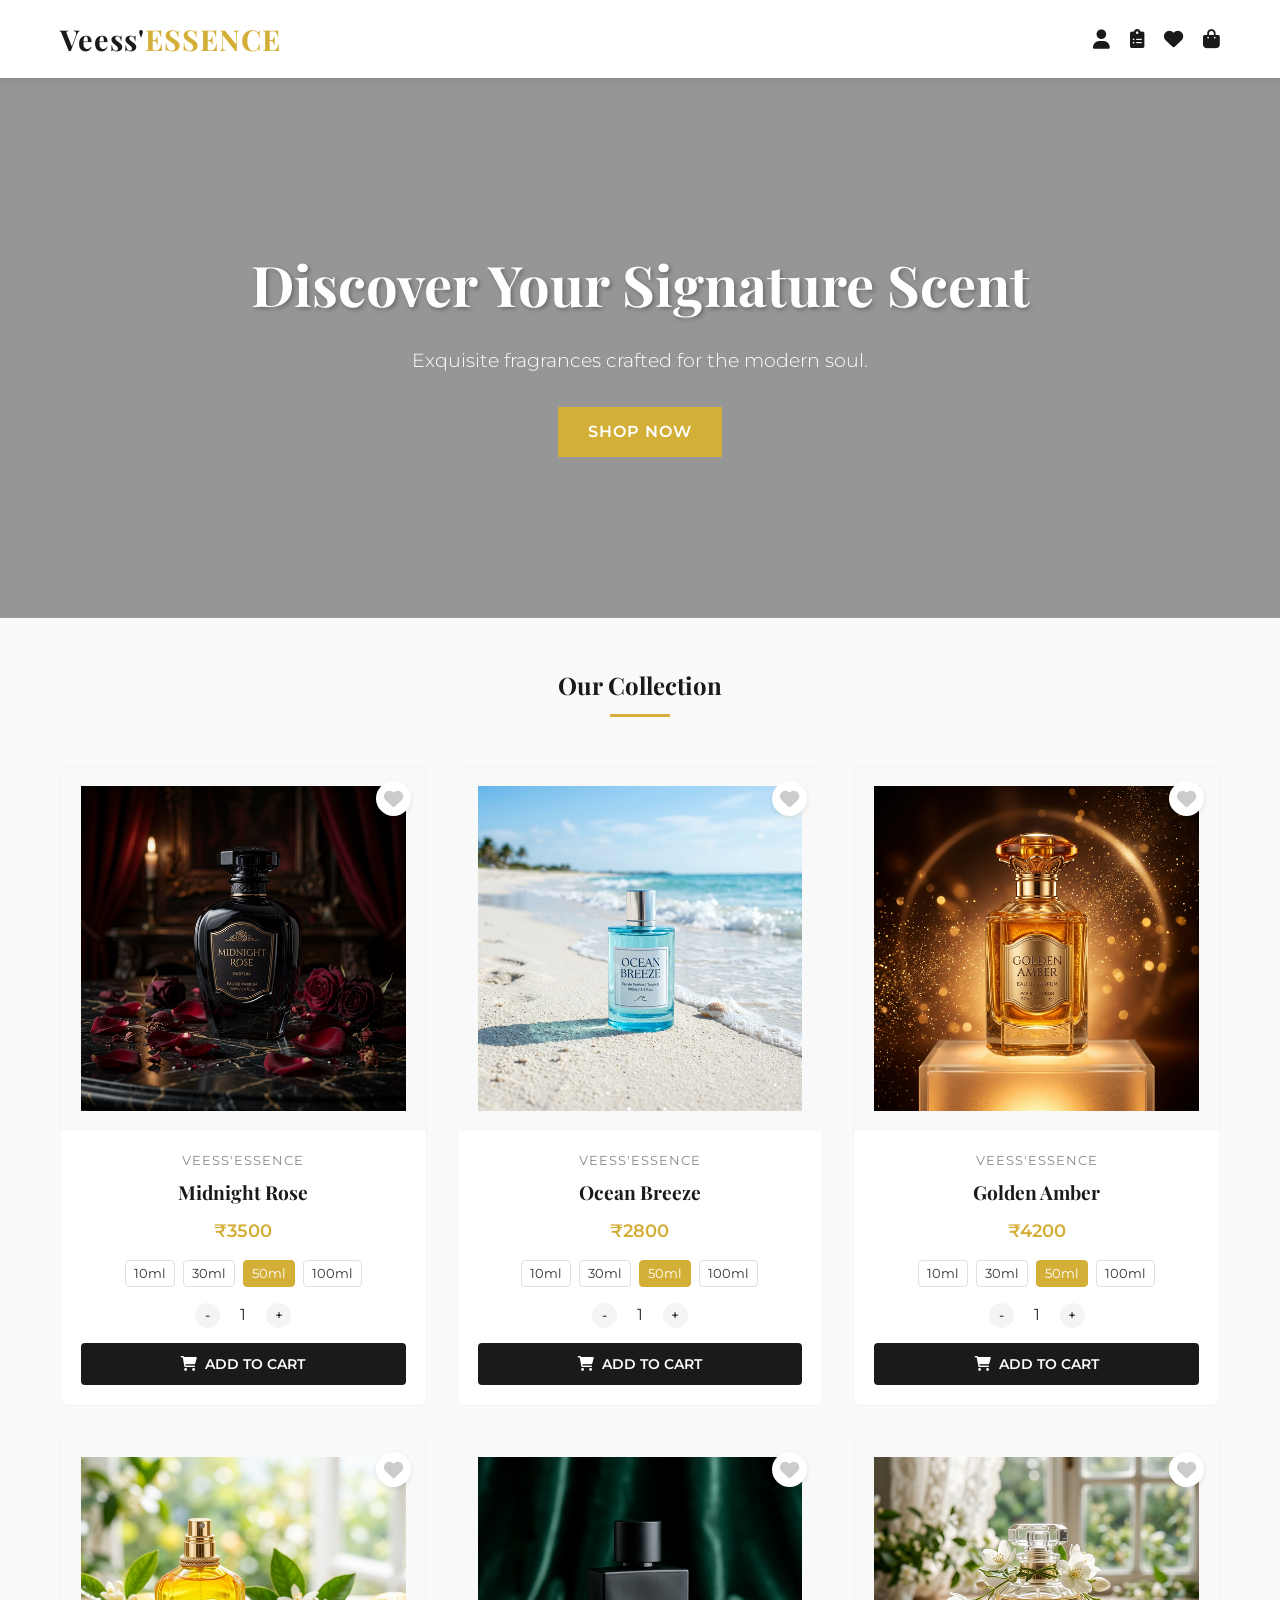
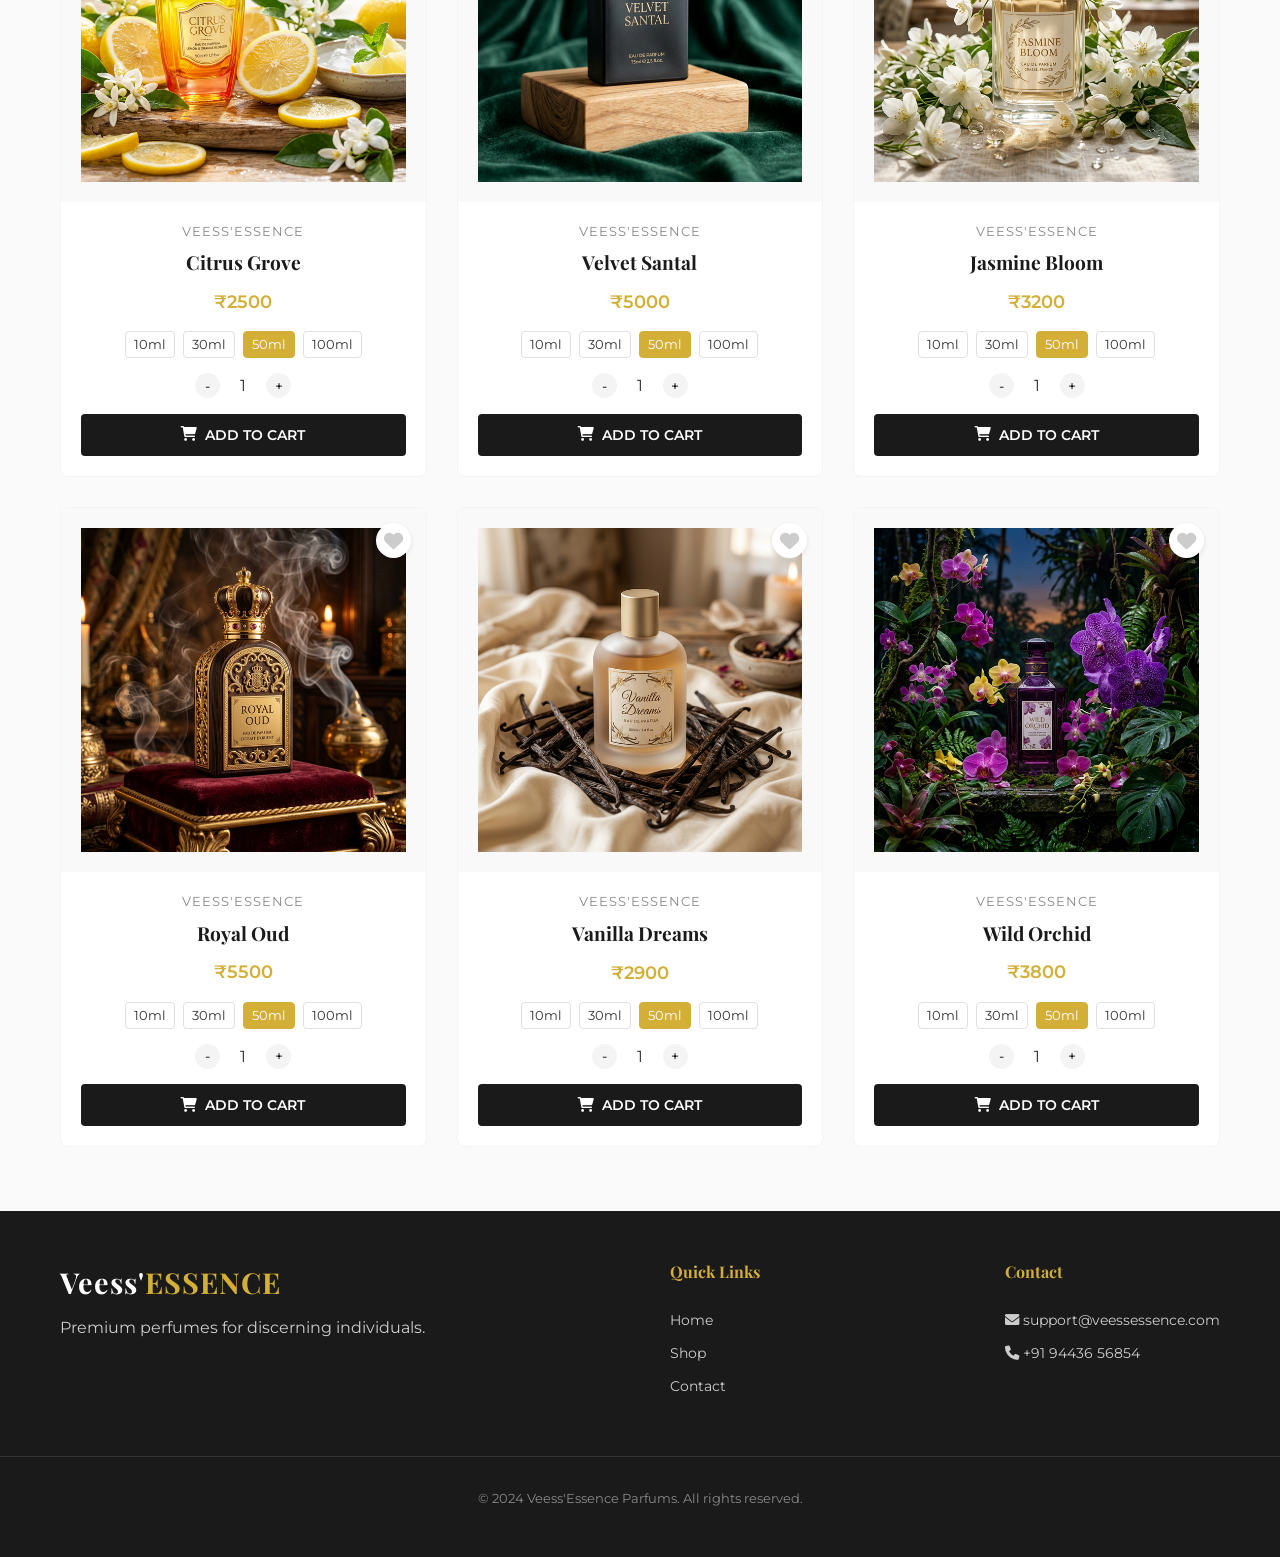
<file: index.html>
<!DOCTYPE html>
<html lang="en">

<head>
    <meta charset="UTF-8">
    <meta name="viewport" content="width=device-width, initial-scale=1.0">
    <title>Veess'Essence - Premium Fragrances</title>
    <!-- Font Awesome -->
    <link rel="stylesheet" href="https://cdnjs.cloudflare.com/ajax/libs/font-awesome/6.0.0/css/all.min.css">
    <!-- Custom CSS -->
    <link rel="stylesheet" href="style.css">
</head>

<body>

    <!-- Navbar -->
    <nav class="navbar">
        <div class="container nav-container">
            <a href="index.html" class="logo">Veess'<span>ESSENCE</span></a>
            <div class="nav-icons">
                <a href="#" class="icon-btn" title="User Profile">
                    <i class="fas fa-user"></i>
                </a>
                <a href="orders.html" class="icon-btn" title="My Orders">
                    <i class="fas fa-clipboard-list"></i>
                </a>
                <a href="wishlist.html" class="icon-btn" title="Wishlist">
                    <i class="fas fa-heart"></i>
                    <span class="wishlist-count">0</span>
                </a>
                <button class="icon-btn" onclick="toggleCart()" title="Cart">
                    <i class="fas fa-shopping-bag"></i>
                    <span class="cart-count">0</span>
                </button>
            </div>
        </div>
    </nav>

    <!-- Hero Section -->
    <header class="hero">
        <div class="container hero-content">
            <h1>Discover Your Signature Scent</h1>
            <p>Exquisite fragrances crafted for the modern soul.</p>
            <a href="#products" class="btn-primary">Shop Now</a>
        </div>
    </header>

    <!-- Product Listing -->
    <section id="products" class="container">
        <div class="section-title">
            <h2>Our Collection</h2>
        </div>
        <div id="product-grid" class="products-grid">
            <!-- Products will be injected here by JS -->
        </div>
    </section>

    <!-- Cart Sidebar -->
    <div class="cart-overlay" onclick="toggleCart()"></div>
    <div class="cart-sidebar">
        <div class="cart-header">
            <h3>Your Cart</h3>
            <button class="close-cart" onclick="toggleCart()">&times;</button>
        </div>
        <div class="cart-items">
            <!-- Cart Items will be injected here -->
        </div>
        <div class="cart-footer">
            <div class="cart-total">
                <span>Total:</span>
                <span id="cart-total">₹0</span>
            </div>
            <a href="checkout.html" class="checkout-btn">Proceed to Checkout</a>
        </div>
    </div>

    <!-- Toast Container -->
    <div id="toast-container" class="toast-container"></div>

    <!-- Footer -->
    <footer>
        <div class="container footer-content">
            <div class="footer-col">
                <a href="#" class="logo" style="color: #fff;">Veess'<span>ESSENCE</span></a>
                <p style="margin-top: 10px; color: #ccc;">Premium perfumes for discerning individuals.</p>
            </div>
            <div class="footer-col">
                <h4>Quick Links</h4>
                <ul>
                    <li><a href="#">Home</a></li>
                    <li><a href="#products">Shop</a></li>
                    <li><a href="mailto:support@veessessence.com">Contact</a></li>
                </ul>
            </div>
            <div class="footer-col">
                <h4>Contact</h4>
                <ul>
                    <li><i class="fas fa-envelope"></i> support@veessessence.com</li>
                    <li><i class="fas fa-phone"></i> +91 94436 56854</li>
                </ul>
            </div>
        </div>
        <div class="copyright">
            &copy; 2024 Veess'Essence Parfums. All rights reserved.
        </div>
    </footer>

    <!-- Auth Modal -->
    <div class="auth-modal-overlay" id="auth-modal-overlay"></div>
    <div class="auth-modal" id="auth-modal">
        <div class="auth-header">
            <h2>Your Profile</h2>
            <button class="close-auth" onclick="toggleAuthModal()">&times;</button>
        </div>

        <div class="auth-tabs">
            <button class="auth-tab active" onclick="switchAuthTab('login')">Login</button>
            <button class="auth-tab" onclick="switchAuthTab('register')">Register</button>
            <button class="auth-tab" onclick="switchAuthTab('profile')">Profile</button>
        </div>

        <div class="auth-content">
            <!-- Login Form -->
            <div id="tab-login" class="auth-pane active">
                <form onsubmit="handleLogin(event)">
                    <div class="form-group">
                        <label>Email</label>
                        <input type="email" required placeholder=" ">
                    </div>
                    <div class="form-group">
                        <label>Password</label>
                        <input type="password" required placeholder=" ">
                    </div>
                    <div style="text-align: right; margin-bottom: 15px;">
                        <a href="#" onclick="switchAuthTab('forgot')"
                            style="font-size: 0.8rem; color: var(--primary-color);">Forgot Password?</a>
                    </div>
                    <button type="submit" class="btn-primary" style="width: 100%;">Login</button>
                </form>
            </div>

            <!-- Register Form -->
            <div id="tab-register" class="auth-pane">
                <form onsubmit="handleRegister(event)">
                    <div class="form-group">
                        <label>Full Name</label>
                        <input type="text" required placeholder=" ">
                    </div>
                    <div class="form-group">
                        <label>Email</label>
                        <input type="email" required placeholder=" ">
                    </div>
                    <div class="form-group">
                        <label>Password</label>
                        <input type="password" required placeholder=" ">
                    </div>
                    <div class="form-group">
                        <label>Phone Number</label>
                        <input type="tel" required placeholder=" ">
                    </div>
                    <button type="submit" class="btn-primary" style="width: 100%;">Register</button>
                </form>
            </div>

            <!-- Forgot Password Form -->
            <div id="tab-forgot" class="auth-pane">
                <h3 style="margin-bottom: 15px; font-size: 1.1rem; text-align: center;">Reset Password</h3>
                <form onsubmit="handleForgotPassword(event)">
                    <div class="form-group">
                        <label>Email</label>
                        <input type="email" required placeholder=" ">
                    </div>
                    <div class="form-group">
                        <label>New Password</label>
                        <input type="password" required placeholder=" ">
                    </div>
                    <button type="submit" class="btn-primary" style="width: 100%;">Reset Password</button>
                    <div style="text-align: center; margin-top: 15px;">
                        <a href="#" onclick="switchAuthTab('login')" style="font-size: 0.8rem; color: #666;">Back to
                            Login</a>
                    </div>
                </form>
            </div>

            <!-- Profile View -->
            <div id="tab-profile" class="auth-pane">
                <div id="profile-details" style="display: none; padding: 10px;">
                    <div style="margin-bottom: 20px; font-size: 1rem;">
                        <strong style="display: inline-block; width: 80px;">Name:</strong> <span id="profile-name"
                            style="color: #555;"></span>
                    </div>
                    <div style="margin-bottom: 20px; font-size: 1rem;">
                        <strong style="display: inline-block; width: 80px;">Email:</strong> <span id="profile-email"
                            style="color: #555;"></span>
                    </div>
                    <div style="margin-bottom: 30px; font-size: 1rem;">
                        <strong style="display: inline-block; width: 80px;">Phone:</strong> <span id="profile-phone"
                            style="color: #555;"></span>
                    </div>

                    <a href="orders.html" class="btn-primary"
                        style="display: block; text-align: center; margin-bottom: 10px; text-decoration: none;">MY
                        ORDERS</a>

                    <button onclick="handleLogout()" class="btn-primary"
                        style="background: transparent; color: var(--secondary-color); border: 1px solid var(--secondary-color); width: 100%; font-weight: 700; letter-spacing: 2px;">LOGOUT</button>
                </div>
                <div id="profile-placeholder" style="text-align: center; color: #666; padding: 20px 0;">
                    <p>Please Login or Register to view your profile.</p>
                </div>
            </div>
        </div>
    </div>

    <script src="script.js"></script>
</body>

</html>
</file>
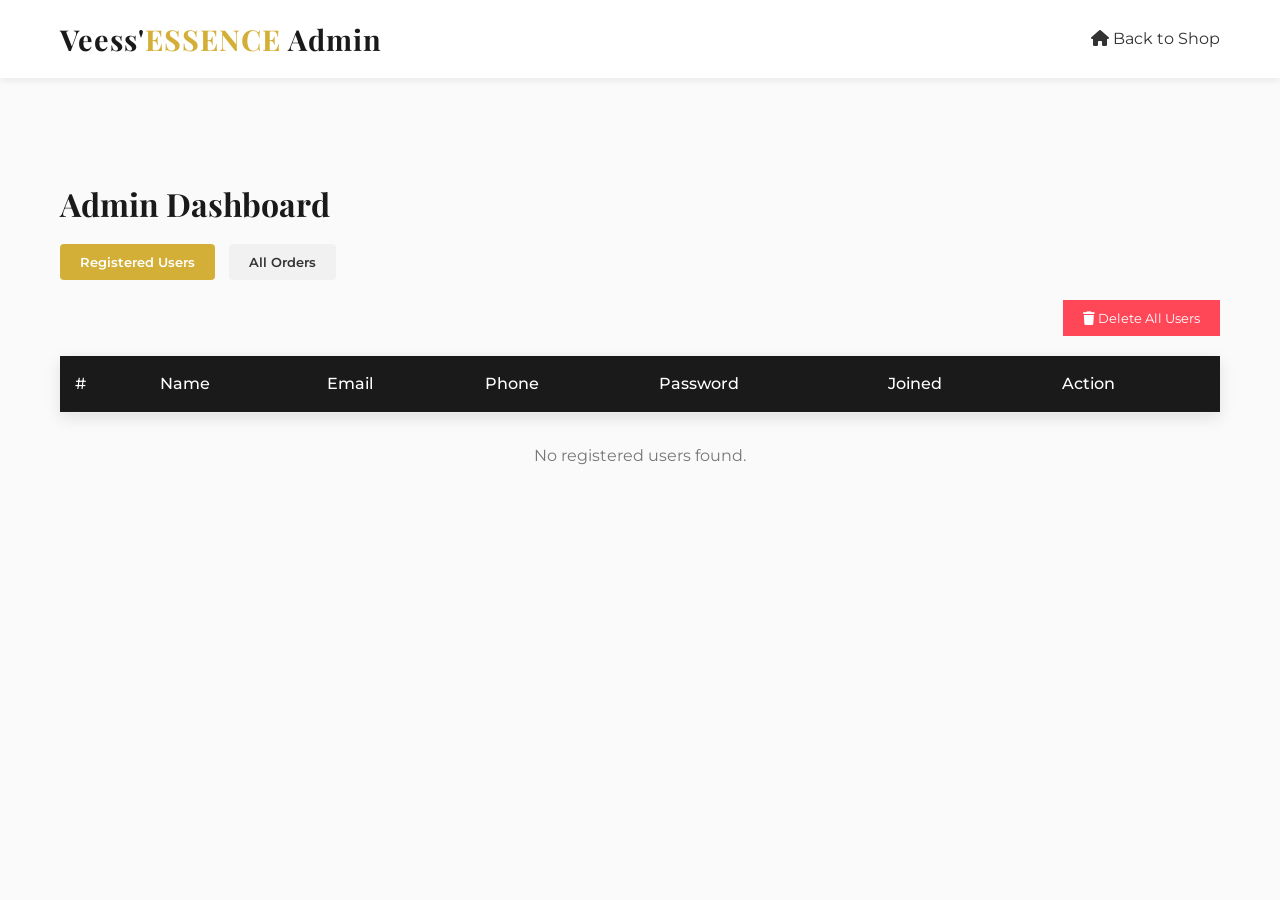
<file: admin.html>
<!DOCTYPE html>
<html lang="en">

<head>
    <meta charset="UTF-8">
    <meta name="viewport" content="width=device-width, initial-scale=1.0">
    <title>Admin Dashboard - Veess'Essence</title>
    <!-- Font Awesome -->
    <link rel="stylesheet" href="https://cdnjs.cloudflare.com/ajax/libs/font-awesome/6.0.0/css/all.min.css">
    <!-- Custom CSS -->
    <link rel="stylesheet" href="style.css">
    <style>
        .admin-container {
            padding: 100px 20px 50px;
            max-width: 1200px;
            margin: 0 auto;
        }

        .data-table {
            width: 100%;
            border-collapse: collapse;
            margin-top: 20px;
            background: white;
            box-shadow: 0 5px 15px rgba(0, 0, 0, 0.1);
        }

        .data-table th,
        .data-table td {
            padding: 15px;
            text-align: left;
            border-bottom: 1px solid #eee;
        }

        .data-table th {
            background-color: var(--secondary-color);
            color: white;
            font-weight: 500;
        }

        .data-table tr:hover {
            background-color: #f9f9f9;
        }

        .admin-header {
            display: flex;
            justify-content: space-between;
            align-items: center;
            margin-bottom: 20px;
        }

        .btn-danger {
            background-color: #ff4757;
            color: white;
            padding: 10px 20px;
            border: none;
            cursor: pointer;
            transition: 0.3s;
        }

        .btn-danger:hover {
            background-color: #ff6b81;
        }
    </style>
</head>

<body>

    <!-- Reuse Nav for consistency -->
    <nav class="navbar">
        <div class="container nav-container">
            <a href="index.html" class="logo">Veess'<span>ESSENCE</span> Admin</a>
            <div class="nav-icons">
                <a href="index.html" title="Back to Shop">
                    <i class="fas fa-home"></i> Back to Shop
                </a>
            </div>
        </div>
    </nav>

    <div class="admin-container">
        <div class="admin-header">
            <div>
                <h1>Admin Dashboard</h1>
                <div style="margin-top: 15px;">
                    <button onclick="switchAdminTab('users')" id="btn-users" class="btn-nav active"
                        style="background-color: var(--primary-color); color: white; padding: 10px 20px; border-radius: 4px; border: none; cursor: pointer; margin-right: 10px; font-weight: 600;">Registered
                        Users</button>
                    <button onclick="switchAdminTab('orders')" id="btn-orders" class="btn-nav"
                        style="background-color: #f1f1f1; color: #333; padding: 10px 20px; border-radius: 4px; border: none; cursor: pointer; font-weight: 600;">All
                        Orders</button>
                </div>
            </div>
        </div>

        <!-- Users Section -->
        <div id="section-users">
            <div style="display: flex; justify-content: flex-end; margin-bottom: 10px;">
                <button onclick="clearUsers()" class="btn-danger"><i class="fas fa-trash"></i> Delete All Users</button>
            </div>
            <table class="data-table">
                <thead>
                    <tr>
                        <th>#</th>
                        <th>Name</th>
                        <th>Email</th>
                        <th>Phone</th>
                        <th>Password</th>
                        <th>Joined</th>
                        <th>Action</th>
                    </tr>
                </thead>
                <tbody id="user-table-body">
                    <!-- User Data goes here -->
                </tbody>
            </table>
            <p id="no-users-msg" style="text-align: center; margin-top: 30px; display: none; color: #777;">No registered
                users found.</p>
        </div>

        <!-- Orders Section -->
        <div id="section-orders" style="display: none;">
            <div style="display: flex; justify-content: flex-end; margin-bottom: 10px;">
                <button onclick="clearOrders()" class="btn-danger"><i class="fas fa-trash"></i> Delete All
                    Orders</button>
            </div>
            <table class="data-table">
                <thead>
                    <tr>
                        <th>Order ID</th>
                        <th>Customer</th>
                        <th>Date</th>
                        <th>Items</th>
                        <th>Total</th>
                        <th>Payment</th>
                        <th>Action</th>
                    </tr>
                </thead>
                <tbody id="orders-table-body">
                    <!-- Order Data goes here -->
                </tbody>
            </table>
            <p id="no-orders-msg" style="text-align: center; margin-top: 30px; display: none; color: #777;">No orders
                found.</p>
        </div>
    </div>

    <script>
        document.addEventListener('DOMContentLoaded', () => {
            renderUsers();
            renderOrders();
        });

        function switchAdminTab(tab) {
            // Update Buttons
            document.getElementById('btn-users').style.backgroundColor = tab === 'users' ? 'var(--primary-color)' : '#f1f1f1';
            document.getElementById('btn-users').style.color = tab === 'users' ? 'white' : '#333';

            document.getElementById('btn-orders').style.backgroundColor = tab === 'orders' ? 'var(--primary-color)' : '#f1f1f1';
            document.getElementById('btn-orders').style.color = tab === 'orders' ? 'white' : '#333';

            // Show/Hide Sections
            document.getElementById('section-users').style.display = tab === 'users' ? 'block' : 'none';
            document.getElementById('section-orders').style.display = tab === 'orders' ? 'block' : 'none';
        }

        /* --- User Logic --- */
        function renderUsers() {
            const users = JSON.parse(localStorage.getItem('users')) || [];
            const tbody = document.getElementById('user-table-body');
            const noData = document.getElementById('no-users-msg');

            tbody.innerHTML = '';

            if (users.length === 0) {
                noData.style.display = 'block';
                return;
            }
            noData.style.display = 'none';

            users.forEach((user, index) => {
                const tr = document.createElement('tr');
                tr.innerHTML = `
                    <td>${index + 1}</td>
                    <td>${user.name}</td>
                    <td>${user.email}</td>
                    <td>${user.phone || '-'}</td>
                    <td style="font-family: monospace;">${user.password}</td>
                    <td>${new Date().toLocaleDateString()}</td>
                    <td>
                        <button onclick="deleteUser(${index})" class="btn-danger" style="padding: 5px 10px; font-size: 0.8rem;">
                            <i class="fas fa-times"></i>
                        </button>
                    </td>
                `;
                tbody.appendChild(tr);
            });
        }

        function deleteUser(index) {
            if (confirm('Delete this user?')) {
                const users = JSON.parse(localStorage.getItem('users')) || [];
                const currentUser = JSON.parse(localStorage.getItem('currentUser'));
                if (currentUser && users[index].email === currentUser.email) {
                    localStorage.removeItem('currentUser');
                }
                users.splice(index, 1);
                localStorage.setItem('users', JSON.stringify(users));
                renderUsers();
            }
        }

        function clearUsers() {
            if (confirm('Are you sure you want to delete ALL registered users? This cannot be undone.')) {
                localStorage.removeItem('users');
                localStorage.removeItem('currentUser');
                renderUsers();
                alert('All users cleared.');
            }
        }

        /* --- Order Logic --- */
        function renderOrders() {
            const orders = JSON.parse(localStorage.getItem('orders')) || [];
            const tbody = document.getElementById('orders-table-body');
            const noData = document.getElementById('no-orders-msg');

            orders.sort((a, b) => new Date(b.date) - new Date(a.date));

            tbody.innerHTML = '';

            if (orders.length === 0) {
                noData.style.display = 'block';
                return;
            }
            noData.style.display = 'none';

            orders.forEach((order, index) => {
                const date = new Date(order.date).toLocaleDateString();
                const itemsSummary = order.items.map(i => `${i.name} (${i.size}) x${i.quantity}`).join(', ');

                const tr = document.createElement('tr');
                tr.innerHTML = `
                    <td style="font-weight: bold; font-size: 0.8rem;">${order.id}</td>
                    <td>
                        <div>${order.shipping.name}</div>
                        <div style="font-size: 0.75rem; color: #666;">${order.userEmail}</div>
                    </td>
                    <td>${date}</td>
                    <td style="font-size: 0.85rem; color: #444;">${itemsSummary}</td>
                    <td style="font-weight: bold;">₹${order.total}</td>
                    <td>${order.paymentMethod.split('(')[0]}</td>
                    <td>
                        <button onclick="cancelOrder(${index})" class="btn-warning" style="padding: 5px 10px; margin-right: 5px; background-color: #ff9800; color: white; border: none; border-radius: 4px; cursor: pointer;">
                            <i class="fas fa-ban"></i>
                        </button>
                        <button onclick="deleteOrder(${index})" class="btn-danger" style="padding: 5px 10px;">
                            <i class="fas fa-times"></i>
                        </button>
                    </td>
                `;
                tbody.appendChild(tr);
            });
        }

        function cancelOrder(index) {
            if (confirm('Are you sure you want to CANCEL this order? Status will be updated.')) {
                const orders = JSON.parse(localStorage.getItem('orders')) || [];
                // Sort to find the correct one as displayed
                orders.sort((a, b) => new Date(b.date) - new Date(a.date));

                orders[index].status = 'Cancelled';

                const targetId = orders[index].id;

                // Re-fetch original unsorted to update correctly
                const originalOrders = JSON.parse(localStorage.getItem('orders')) || [];
                const orderToUpdate = originalOrders.find(o => o.id === targetId);
                if (orderToUpdate) {
                    orderToUpdate.status = 'Cancelled';
                    localStorage.setItem('orders', JSON.stringify(originalOrders));
                    renderOrders();
                }
            }
        }

        function deleteOrder(index) {
            if (confirm('Delete this order permanently?')) {
                const orders = JSON.parse(localStorage.getItem('orders')) || [];
                orders.sort((a, b) => new Date(b.date) - new Date(a.date));
                orders.splice(index, 1);
                localStorage.setItem('orders', JSON.stringify(orders));
                renderOrders();
            }
        }

        function clearOrders() {
            if (confirm('Are you sure you want to delete ALL orders?')) {
                localStorage.removeItem('orders');
                renderOrders();
                alert('All orders deleted.');
            }
        }
    </script>
</body>

</html>
</file>
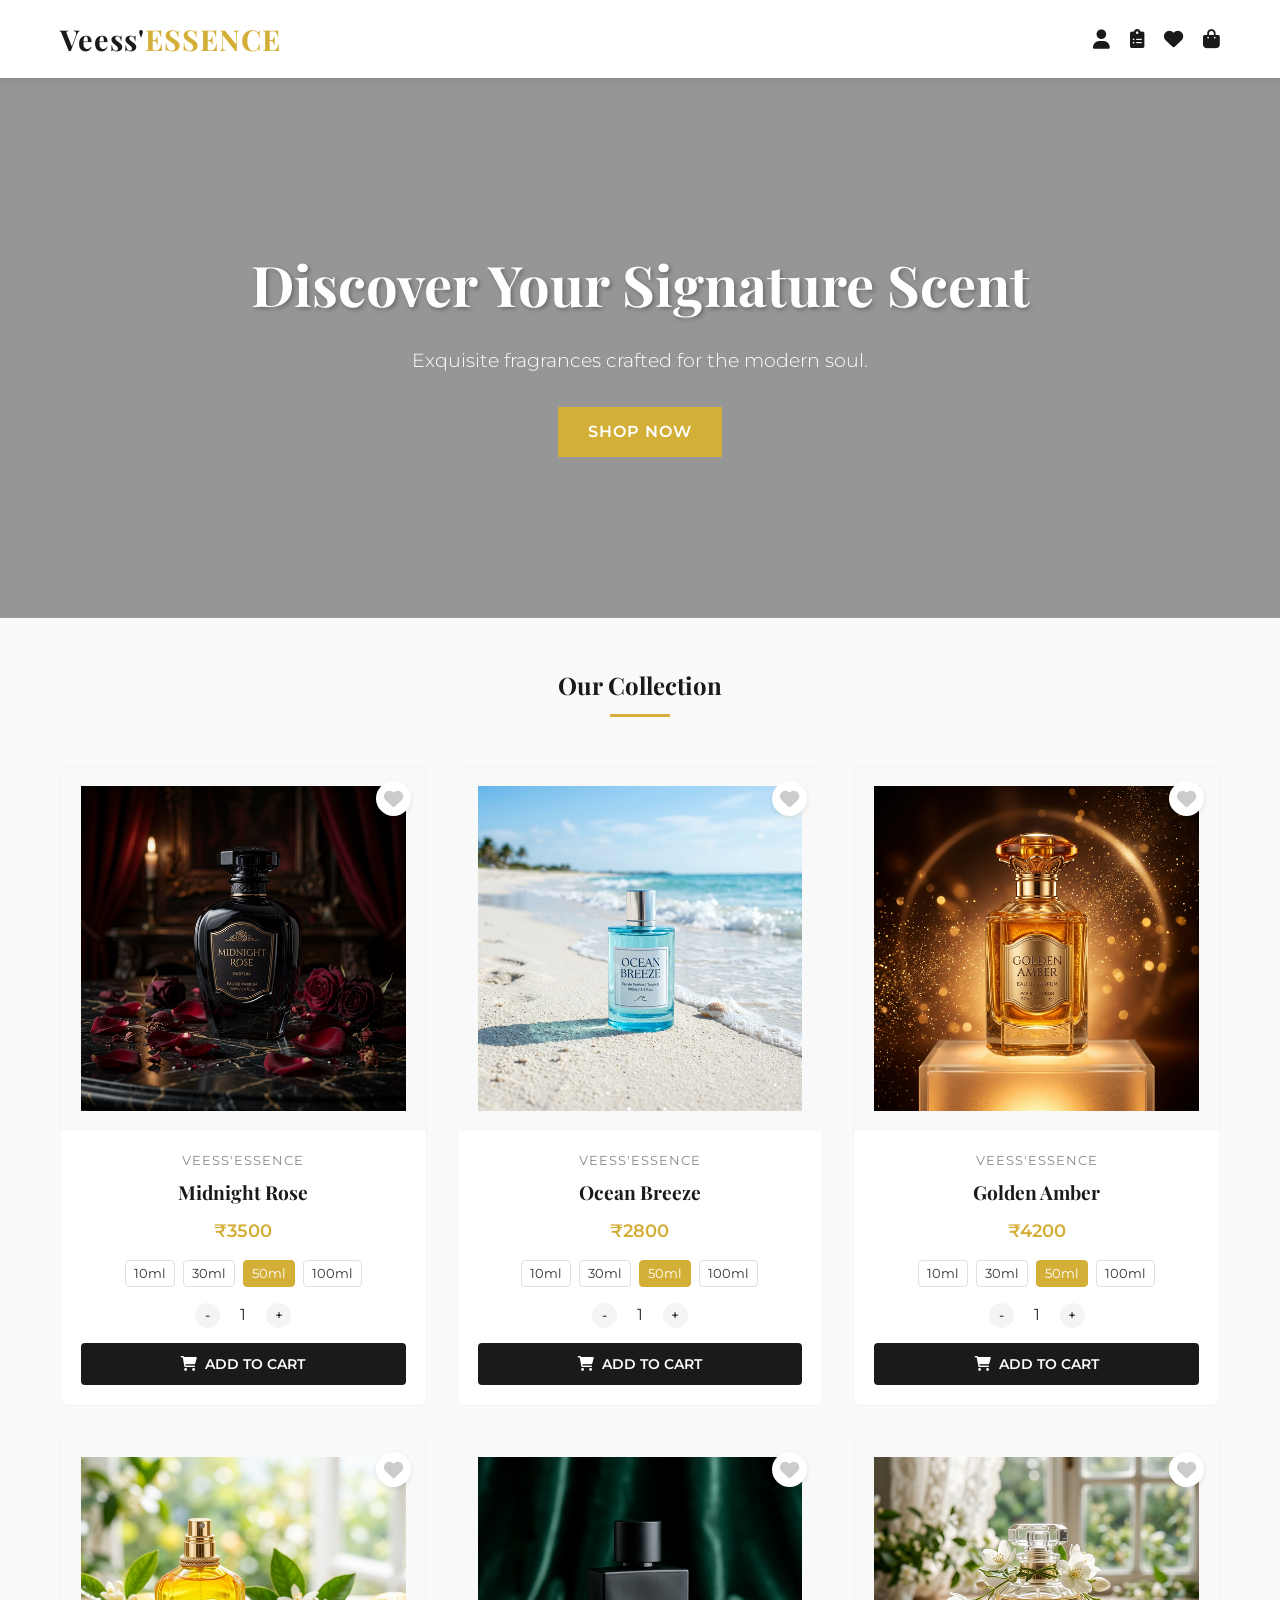
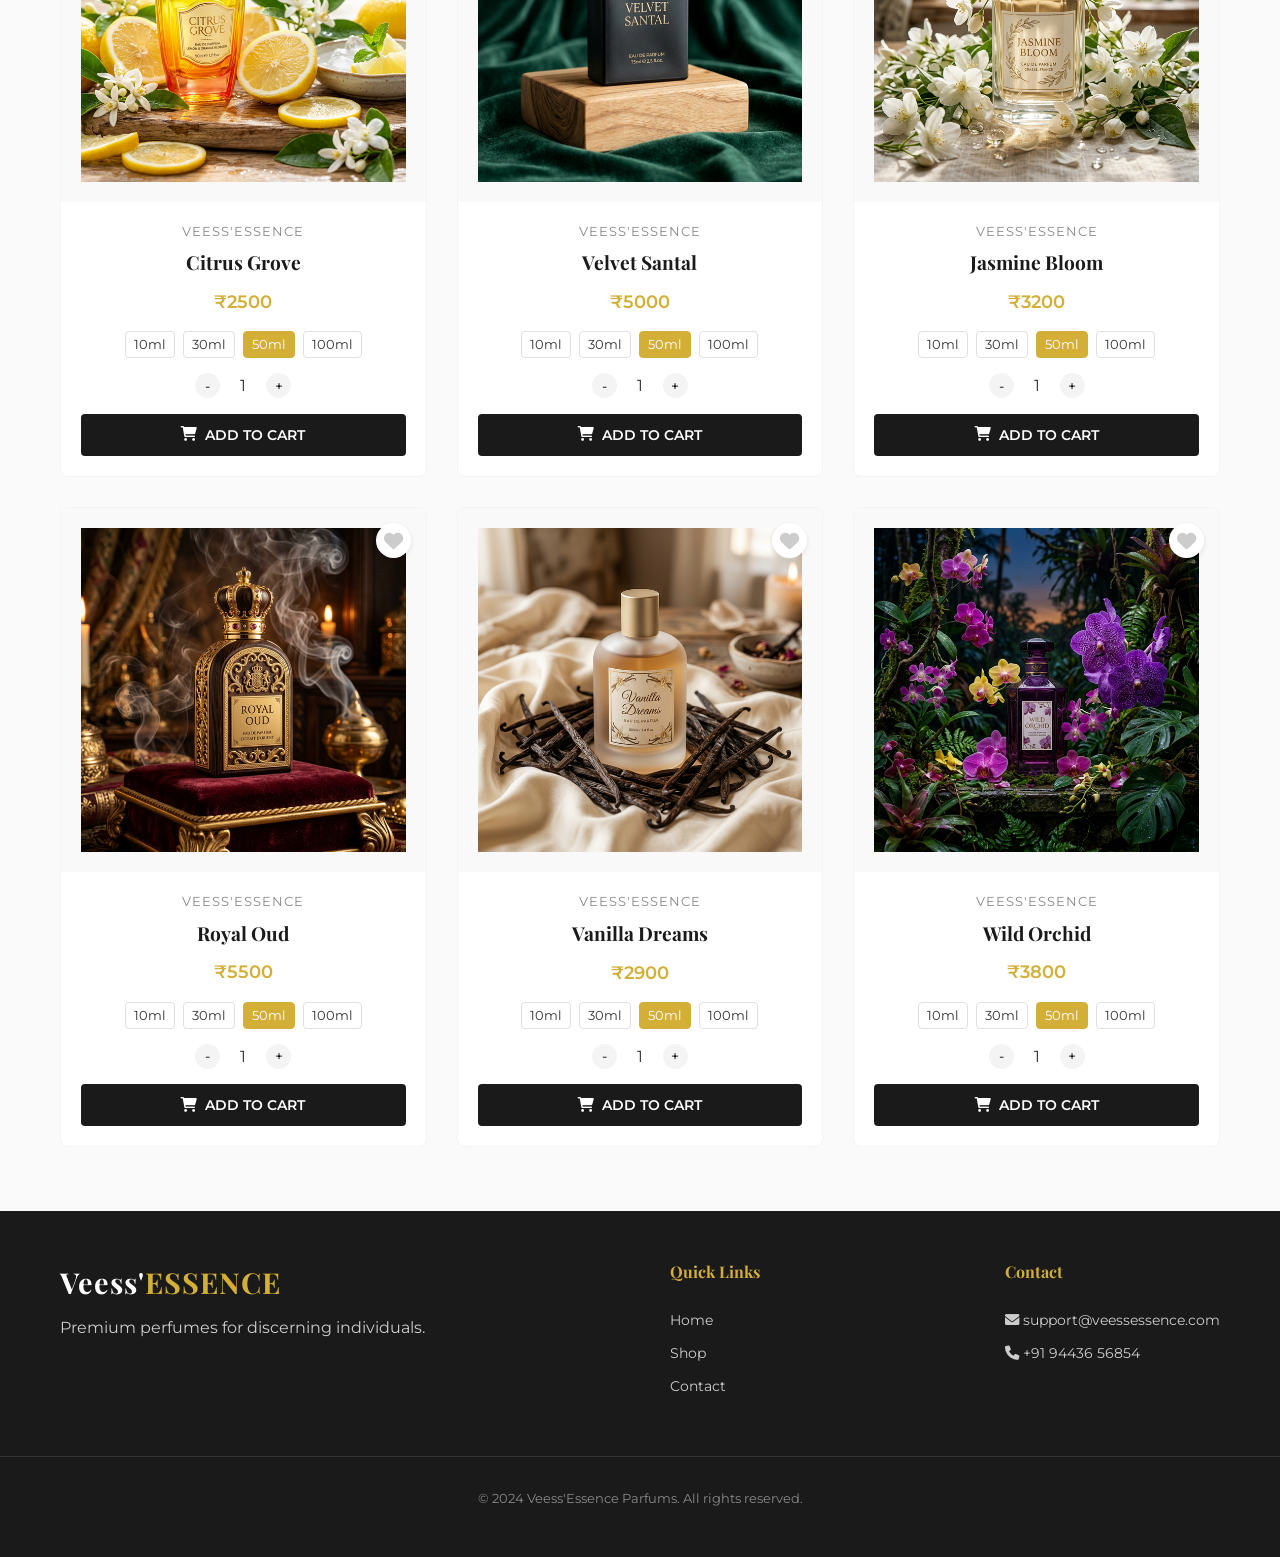
<file: orders.html>
<!DOCTYPE html>
<html lang="en">

<head>
    <meta charset="UTF-8">
    <meta name="viewport" content="width=device-width, initial-scale=1.0">
    <title>My Orders - Veess'Essence</title>
    <!-- Font Awesome -->
    <link rel="stylesheet" href="https://cdnjs.cloudflare.com/ajax/libs/font-awesome/6.0.0/css/all.min.css">
    <!-- Custom CSS -->
    <link rel="stylesheet" href="style.css">
    <style>
        .orders-container {
            padding: 120px 20px 50px;
            max-width: 1000px;
            margin: 0 auto;
        }

        .order-card {
            background: white;
            border-radius: 8px;
            box-shadow: 0 2px 10px rgba(0, 0, 0, 0.05);
            margin-bottom: 20px;
            overflow: hidden;
            border: 1px solid #eee;
        }

        .order-header {
            background: #f9f9f9;
            padding: 15px 20px;
            display: flex;
            justify-content: space-between;
            align-items: center;
            border-bottom: 1px solid #eee;
        }

        .order-id {
            font-weight: 700;
            color: var(--primary-color);
        }

        .order-date {
            font-size: 0.9rem;
            color: #666;
        }

        .order-body {
            padding: 20px;
        }

        .order-item {
            display: flex;
            justify-content: space-between;
            margin-bottom: 10px;
            border-bottom: 1px solid #f0f0f0;
            padding-bottom: 10px;
        }

        .order-item:last-child {
            border-bottom: none;
            margin-bottom: 0;
            padding-bottom: 0;
        }

        .item-details {
            display: flex;
            gap: 15px;
        }

        .item-details img {
            width: 60px;
            height: 60px;
            object-fit: cover;
            border-radius: 4px;
        }

        .order-footer {
            padding: 15px 20px;
            background: #fff;
            border-top: 1px solid #eee;
            display: flex;
            justify-content: space-between;
            align-items: center;
        }

        .order-total {
            font-size: 1.1rem;
            font-weight: 700;
        }

        .status-badge {
            padding: 5px 10px;
            border-radius: 20px;
            font-size: 0.8rem;
            font-weight: 600;
            text-transform: uppercase;
        }

        .status-placed {
            background: #e3f2fd;
            color: #2196f3;
        }
    </style>
</head>

<body>

    <!-- Reuse Nav -->
    <nav class="navbar">
        <div class="container nav-container">
            <a href="index.html" class="logo">Veess'<span>ESSENCE</span></a>
            <div class="nav-icons">
                <a href="index.html" title="Back to Shop">
                    <i class="fas fa-arrow-left"></i> Back to Shop
                </a>
            </div>
        </div>
    </nav>

    <div class="orders-container">
        <h1>My Orders</h1>
        <div id="orders-list" style="margin-top: 30px;">
            <!-- Orders injected here -->
        </div>
        <div id="no-orders" style="display: none; text-align: center; margin-top: 50px;">
            <p>You haven't placed any orders yet.</p>
            <a href="index.html" class="btn-primary" style="margin-top: 15px; display: inline-block;">Start Shopping</a>
        </div>
    </div>

    <script>
        document.addEventListener('DOMContentLoaded', () => {
            const user = JSON.parse(localStorage.getItem('currentUser'));
            if (!user) {
                alert('Please login to view your orders.');
                window.location.href = 'index.html';
                return;
            }

            renderOrders(user.email);
        });

        function renderOrders(email) {
            const allOrders = JSON.parse(localStorage.getItem('orders')) || [];
            // Filter orders for current user
            const userOrders = allOrders.filter(order => order.userEmail === email).reverse(); // Newest first

            const listContainer = document.getElementById('orders-list');
            const noOrders = document.getElementById('no-orders');

            if (userOrders.length === 0) {
                noOrders.style.display = 'block';
                return;
            }

            listContainer.innerHTML = userOrders.map(order => {
                const date = new Date(order.date).toLocaleDateString() + ' ' + new Date(order.date).toLocaleTimeString();

                const itemsHtml = order.items.map(item => `
                    <div class="order-item">
                        <div class="item-details">
                            <img src="${item.image}" alt="${item.name}">
                            <div>
                                <div style="font-weight: 600;">${item.name}</div>
                                <div style="font-size: 0.9rem; color: #777;">Size: ${item.size}</div>
                                <div style="font-size: 0.9rem; color: #777;">Qty: ${item.quantity}</div>
                            </div>
                        </div>
                        <div style="font-weight: 500;">₹${item.price * item.quantity}</div>
                    </div>
                `).join('');

                return `
                    <div class="order-card">
                        <div class="order-header">
                            <div>
                                <div class="order-id">${order.id}</div>
                                <div class="order-date">${date}</div>
                            </div>
                            <span class="status-badge ${order.status === 'Cancelled' ? 'status-cancelled' : 'status-placed'}" 
                                  style="${order.status === 'Cancelled' ? 'background: #ffebee; color: #f44336;' : ''}">
                                ${order.status}
                            </span>
                        </div>
                        <div class="order-body">
                            ${itemsHtml}
                        </div>
                        <div class="order-footer">
                            <div>Payment: ${order.paymentMethod.split('(')[0]}</div>
                            <div class="order-total">Total: ₹${order.total}</div>
                        </div>
                    </div>
                `;
            }).join('');
        }
    </script>
</body>

</html>
</file>
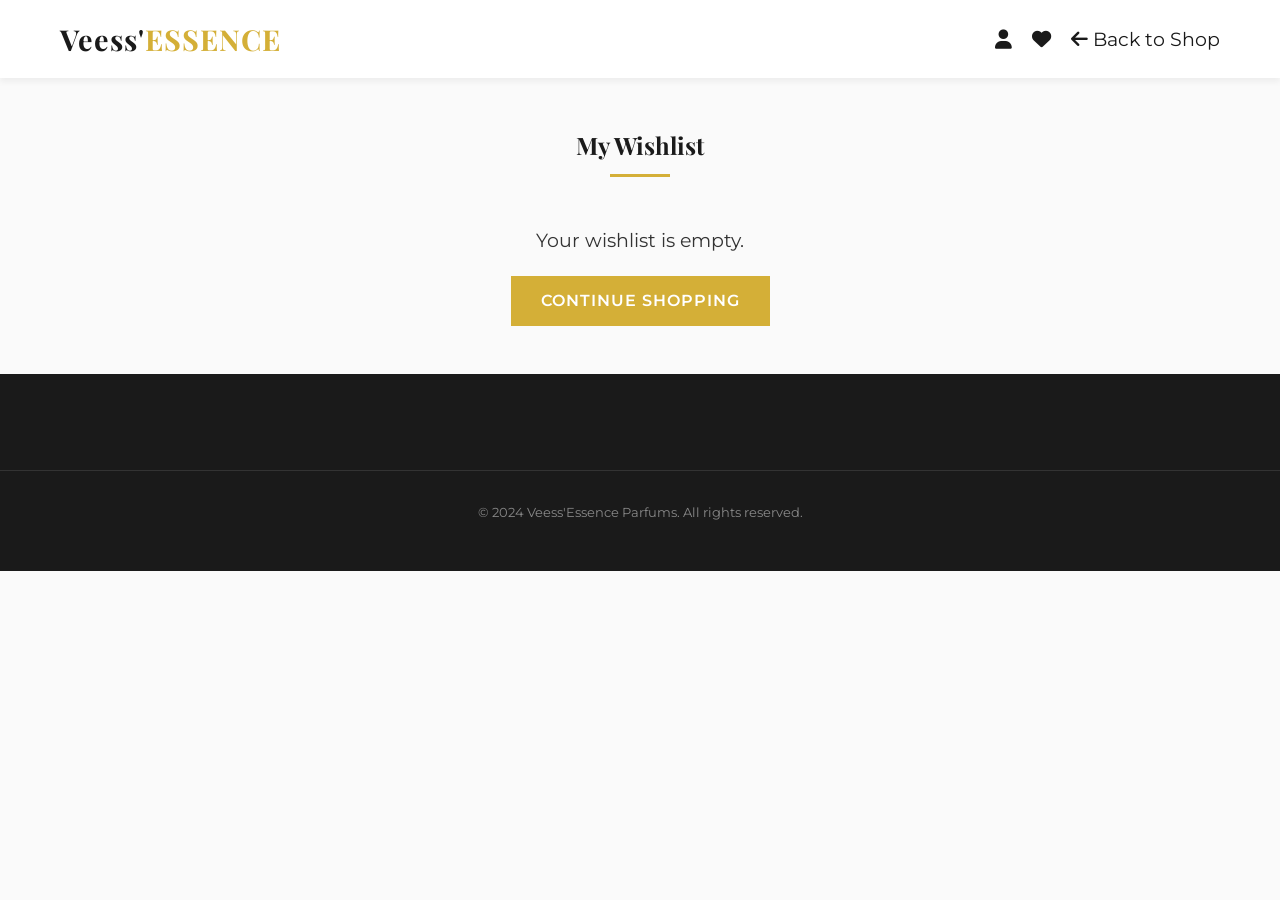
<file: wishlist.html>
<!DOCTYPE html>
<html lang="en">

<head>
    <meta charset="UTF-8">
    <meta name="viewport" content="width=device-width, initial-scale=1.0">
    <title>My Wishlist - Veess'Essence</title>
    <!-- Font Awesome -->
    <link rel="stylesheet" href="https://cdnjs.cloudflare.com/ajax/libs/font-awesome/6.0.0/css/all.min.css">
    <!-- Custom CSS -->
    <link rel="stylesheet" href="style.css">
</head>

<body>

    <!-- Navbar -->
    <nav class="navbar">
        <div class="container nav-container">
            <a href="index.html" class="logo">Veess'<span>ESSENCE</span></a>
            <div class="nav-icons">
                <!-- Added icons here too so count is visible/consistent -->
                <a href="#" class="icon-btn" title="User Profile">
                    <i class="fas fa-user"></i>
                </a>
                <a href="wishlist.html" class="icon-btn" title="Wishlist">
                    <i class="fas fa-heart"></i>
                    <span class="wishlist-count">0</span>
                </a>
                <a href="index.html" class="icon-btn"><i class="fas fa-arrow-left"></i> Back to Shop</a>
            </div>
        </div>
    </nav>

    <!-- Wishlist Section -->
    <section class="container" style="padding: 3rem 0;">
        <div class="section-title">
            <h2>My Wishlist</h2>
        </div>

        <div id="wishlist-grid" class="products-grid">
            <!-- Wishlist Items will be injected here -->
        </div>

        <div id="empty-wishlist" style="text-align: center; display: none;">
            <p style="font-size: 1.2rem; margin-bottom: 20px;">Your wishlist is empty.</p>
            <a href="index.html" class="btn-primary">Continue Shopping</a>
        </div>
    </section>

    <!-- Toast Container -->
    <div id="toast-container" class="toast-container"></div>

    <!-- Footer -->
    <footer>
        <div class="copyright">
            &copy; 2024 Veess'Essence Parfums. All rights reserved.
        </div>
    </footer>

    <script src="script.js"></script>
</body>

</html>
</file>
<file: style.css>
/* Google Fonts */
@import url('https://fonts.googleapis.com/css2?family=Montserrat:wght@300;400;500;600&family=Playfair+Display:ital,wght@0,400;0,600;0,700;1,400&display=swap');

/* Variables */
:root {
    --primary-color: #D4AF37;
    /* Gold */
    --secondary-color: #1A1A1A;
    /* Dark */
    --bg-color: #FAFAFA;
    --text-color: #333;
    --light-gray: #f4f4f4;
    --border-color: #e0e0e0;
    --danger-color: #e74c3c;
    --success-color: #2ecc71;
    --white: #ffffff;

    --font-heading: 'Playfair Display', serif;
    --font-body: 'Montserrat', sans-serif;

    --shadow: 0 4px 6px rgba(0, 0, 0, 0.05);
    --hover-shadow: 0 10px 15px rgba(0, 0, 0, 0.1);
    --transition: all 0.3s ease;
}

/* Reset & Global Styles */
* {
    margin: 0;
    padding: 0;
    box-sizing: border-box;
}

body {
    font-family: var(--font-body);
    background-color: var(--bg-color);
    color: var(--text-color);
    line-height: 1.6;
    overflow-x: hidden;
}

h1,
h2,
h3,
h4,
h5,
h6 {
    font-family: var(--font-heading);
    color: var(--secondary-color);
    font-weight: 700;
}

a {
    text-decoration: none;
    color: inherit;
    transition: var(--transition);
}

ul {
    list-style: none;
}

img {
    max-width: 100%;
    height: auto;
    display: block;
}

button {
    cursor: pointer;
    font-family: var(--font-body);
    border: none;
    outline: none;
    transition: var(--transition);
}

.container {
    max-width: 1200px;
    margin: 0 auto;
    padding: 0 20px;
}

/* Navbar */
.navbar {
    background: var(--white);
    box-shadow: var(--shadow);
    position: sticky;
    top: 0;
    z-index: 1000;
    padding: 1rem 0;
}

.nav-container {
    display: flex;
    justify-content: space-between;
    align-items: center;
}

.logo {
    font-family: var(--font-heading);
    font-size: 1.8rem;
    font-weight: 700;
    color: var(--secondary-color);
    letter-spacing: 1px;
}

.logo span {
    color: var(--primary-color);
}

.nav-icons {
    display: flex;
    align-items: center;
    gap: 20px;
}

.icon-btn {
    position: relative;
    background: none;
    font-size: 1.2rem;
    color: var(--secondary-color);
}

.cart-count,
.wishlist-count {
    position: absolute;
    top: -8px;
    right: -8px;
    background: var(--primary-color);
    color: var(--white);
    font-size: 0.7rem;
    width: 18px;
    height: 18px;
    border-radius: 50%;
    display: flex;
    justify-content: center;
    align-items: center;
    font-weight: 600;
}

/* Hero Section */
.hero {
    height: 60vh;
    background: linear-gradient(rgba(0, 0, 0, 0.4), rgba(0, 0, 0, 0.4)), url('https://images.unsplash.com/photo-1557827983-012eb6ea8dc1?ixlib=rb-1.2.1&auto=format&fit=crop&w=1950&q=80');
    background-size: cover;
    background-position: center;
    display: flex;
    align-items: center;
    justify-content: center;
    text-align: center;
    color: var(--white);
    margin-bottom: 3rem;
}

.hero-content h1 {
    font-size: 3.5rem;
    margin-bottom: 1rem;
    text-shadow: 2px 2px 4px rgba(0, 0, 0, 0.3);
    color: var(--white);
}

.hero-content p {
    font-size: 1.2rem;
    margin-bottom: 2rem;
    font-weight: 300;
}

.btn-primary {
    background: var(--primary-color);
    color: var(--white);
    padding: 12px 30px;
    font-size: 1rem;
    text-transform: uppercase;
    letter-spacing: 1px;
    font-weight: 600;
    display: inline-block;
}

.btn-primary:hover {
    background: #b5952f;
    transform: translateY(-2px);
}

/* Product Grid */
.section-title {
    text-align: center;
    margin-bottom: 3rem;
    position: relative;
}

.section-title::after {
    content: '';
    display: block;
    width: 60px;
    height: 3px;
    background: var(--primary-color);
    margin: 10px auto 0;
}

.products-grid {
    display: grid;
    grid-template-columns: repeat(auto-fit, minmax(280px, 1fr));
    gap: 30px;
    margin-bottom: 4rem;
}

.product-card {
    background: var(--white);
    border: 1px solid var(--light-gray);
    border-radius: 8px;
    overflow: hidden;
    transition: var(--transition);
    position: relative;
}

.product-card:hover {
    box-shadow: var(--hover-shadow);
    transform: translateY(-5px);
}

.product-image {
    position: relative;
    padding-top: 100%;
    /* 1:1 Aspect Ratio */
    background: #f9f9f9;
    overflow: hidden;
}

.product-image img {
    position: absolute;
    top: 0;
    left: 0;
    width: 100%;
    height: 100%;
    object-fit: contain;
    padding: 20px;
    transition: transform 0.5s ease;
}

.product-card:hover .product-image img {
    transform: scale(1.05);
}

.wishlist-btn {
    position: absolute;
    top: 15px;
    right: 15px;
    background: var(--white);
    width: 35px;
    height: 35px;
    border-radius: 50%;
    display: flex;
    justify-content: center;
    align-items: center;
    color: #ccc;
    font-size: 1.2rem;
    box-shadow: 0 2px 5px rgba(0, 0, 0, 0.1);
    transition: var(--transition);
    z-index: 10;
}

.wishlist-btn.active {
    color: var(--danger-color);
}

.wishlist-btn:hover {
    transform: scale(1.1);
    color: var(--danger-color);
}

.product-info {
    padding: 20px;
    text-align: center;
}

.brand-name {
    font-size: 0.8rem;
    color: #888;
    text-transform: uppercase;
    letter-spacing: 1px;
    margin-bottom: 5px;
}

.product-name {
    font-size: 1.2rem;
    margin-bottom: 10px;
    color: var(--secondary-color);
}

.product-price {
    font-size: 1.1rem;
    font-weight: 600;
    color: var(--primary-color);
    margin-bottom: 15px;
}

.size-selector {
    margin-bottom: 15px;
    display: flex;
    justify-content: center;
    gap: 10px;
}

.size-btn {
    border: 1px solid var(--border-color);
    background: none;
    padding: 5px 10px;
    font-size: 0.8rem;
    color: var(--text-color);
    border-radius: 4px;
}

.size-btn.active {
    border-color: var(--primary-color);
    background: var(--primary-color);
    color: var(--white);
}

.add-to-cart-btn {
    width: 100%;
    padding: 12px;
    background: var(--secondary-color);
    color: var(--white);
    font-weight: 600;
    text-transform: uppercase;
    font-size: 0.9rem;
    border-radius: 4px;
    display: flex;
    align-items: center;
    justify-content: center;
    gap: 8px;
}

.add-to-cart-btn:hover {
    background: #000;
}

/* Cart Sidebar */
.cart-overlay {
    position: fixed;
    top: 0;
    left: 0;
    width: 100%;
    height: 100%;
    background: rgba(0, 0, 0, 0.5);
    z-index: 2000;
    opacity: 0;
    visibility: hidden;
    transition: var(--transition);
}

.cart-overlay.show {
    opacity: 1;
    visibility: visible;
}

.cart-sidebar {
    position: fixed;
    top: 0;
    right: 0;
    width: 100%;
    max-width: 400px;
    height: 100%;
    background: var(--white);
    z-index: 2001;
    transform: translateX(100%);
    transition: transform 0.3s ease-in-out;
    display: flex;
    flex-direction: column;
}

.cart-sidebar.show {
    transform: translateX(0);
}

.cart-header {
    padding: 20px;
    border-bottom: 1px solid var(--border-color);
    display: flex;
    justify-content: space-between;
    align-items: center;
}

.cart-header h3 {
    font-size: 1.5rem;
}

.close-cart {
    font-size: 1.5rem;
    background: none;
    color: var(--text-color);
}

.cart-items {
    flex: 1;
    overflow-y: auto;
    padding: 20px;
}

.cart-item {
    display: flex;
    gap: 15px;
    margin-bottom: 20px;
    padding-bottom: 20px;
    border-bottom: 1px solid var(--light-gray);
}

.cart-item img {
    width: 70px;
    height: 70px;
    object-fit: cover;
    border-radius: 4px;
}

.cart-item-info {
    flex: 1;
}

.cart-item-info h4 {
    font-size: 1rem;
    margin-bottom: 5px;
}

.cart-item-price {
    color: var(--primary-color);
    font-weight: 600;
    font-size: 0.9rem;
}

.cart-item-controls {
    display: flex;
    justify-content: space-between;
    align-items: center;
    margin-top: 10px;
}

.quantity-controls {
    display: flex;
    align-items: center;
    gap: 10px;
}

.qty-btn {
    width: 25px;
    height: 25px;
    background: var(--light-gray);
    display: flex;
    justify-content: center;
    align-items: center;
    border-radius: 50%;
    font-size: 0.9rem;
}

.remove-btn {
    color: var(--danger-color);
    font-size: 0.8rem;
    background: none;
    text-decoration: underline;
}

.cart-footer {
    padding: 20px;
    border-top: 1px solid var(--border-color);
    background: var(--light-gray);
}

.cart-total {
    display: flex;
    justify-content: space-between;
    margin-bottom: 20px;
    font-size: 1.2rem;
    font-weight: 700;
}

.checkout-btn {
    width: 100%;
    padding: 15px;
    background: var(--secondary-color);
    color: var(--white);
    display: block;
    text-align: center;
    font-weight: 600;
    text-transform: uppercase;
    border-radius: 4px;
}

.checkout-btn:hover {
    background: var(--primary-color);
    color: var(--white);
}

/* Checkout Page Styles */
.checkout-section {
    padding: 4rem 0;
}

.checkout-grid {
    display: grid;
    grid-template-columns: 1.5fr 1fr;
    gap: 40px;
}

.form-group {
    margin-bottom: 20px;
}

.form-group label {
    display: block;
    margin-bottom: 8px;
    font-weight: 500;
    font-size: 0.95rem;
}

.form-group input,
.form-group textarea {
    width: 100%;
    padding: 12px;
    border: 1px solid var(--border-color);
    border-radius: 4px;
    font-family: var(--font-body);
    font-size: 1rem;
    transition: var(--transition);
}

.form-group input:focus,
.form-group textarea:focus {
    border-color: var(--primary-color);
    outline: none;
}

.order-summary {
    background: var(--white);
    padding: 30px;
    border: 1px solid var(--border-color);
    border-radius: 8px;
    height: fit-content;
}

.summary-item {
    display: flex;
    justify-content: space-between;
    margin-bottom: 15px;
    font-size: 0.95rem;
}

.summary-total {
    display: flex;
    justify-content: space-between;
    margin-top: 20px;
    padding-top: 20px;
    border-top: 2px solid var(--border-color);
    font-size: 1.2rem;
    font-weight: 700;
}

/* Footer */
footer {
    background: var(--secondary-color);
    color: var(--white);
    padding: 3rem 0;
    margin-top: auto;
}

.footer-content {
    display: flex;
    justify-content: space-between;
    flex-wrap: wrap;
    gap: 30px;
}

.footer-col h4 {
    color: var(--primary-color);
    margin-bottom: 1.5rem;
}

.footer-col ul li {
    margin-bottom: 10px;
    color: #ccc;
    font-size: 0.9rem;
}

.copyright {
    text-align: center;
    margin-top: 3rem;
    padding-top: 2rem;
    border-top: 1px solid #333;
    font-size: 0.8rem;
    color: #888;
}

/* Toast */
.toast-container {
    position: fixed;
    bottom: 20px;
    right: 20px;
    z-index: 3000;
}

.toast {
    background: var(--white);
    padding: 15px 25px;
    border-radius: 4px;
    box-shadow: 0 5px 15px rgba(0, 0, 0, 0.2);
    margin-top: 10px;
    display: flex;
    align-items: center;
    gap: 10px;
    border-left: 4px solid var(--primary-color);
    animation: slideIn 0.3s ease forwards;
    transform: translateX(100%);
}

@keyframes slideIn {
    to {
        transform: translateX(0);
    }
}

@media (max-width: 768px) {

    /* Navbar improvements */
    .nav-container {
        padding: 0 10px;
    }

    .logo {
        font-size: 1.5rem;
    }

    .nav-icons {
        gap: 15px;
    }

    /* Checkout Page */
    .checkout-grid {
        grid-template-columns: 1fr;
        gap: 20px;
    }

    /* Hero adjustments */
    .hero-content h1 {
        font-size: 2.5rem;
        padding: 0 10px;
    }

    .hero-content p {
        font-size: 1rem;
        padding: 0 10px;
    }

    /* Product Grid - 2 Column Optimisation */
    .products-grid {
        grid-template-columns: repeat(auto-fit, minmax(145px, 1fr));
        gap: 15px;
    }

    /* Footer */
    .footer-content {
        flex-direction: column;
        gap: 30px;
        text-align: center;
    }

    .footer-col {
        width: 100%;
        align-items: center;
    }

    /* Payment Options */
    .upi-options {
        flex-direction: column;
        align-items: stretch;
    }

    .upi-option {
        width: 100%;
    }

    .upi-btn {
        justify-content: center;
        width: 100%;
    }

    /* Cart Sidebar */
    .cart-sidebar {
        max-width: 85%;
    }
}

@media (max-width: 480px) {
    .logo {
        font-size: 1.2rem;
    }

    .nav-icons .icon-btn {
        font-size: 1rem;
    }

    .hero {
        height: 50vh;
    }

    /* Full width cart on small mobile */
    .cart-sidebar {
        max-width: 100%;
        width: 100%;
    }

    /* Smaller fonts for product cards in 2-col view */
    .product-name {
        font-size: 1rem;
    }

    .product-price {
        font-size: 0.95rem;
    }

    .add-to-cart-btn {
        font-size: 0.8rem;
        padding: 10px;
    }
}

/* Payment Section Styles */
.payment-section {
    background: #fdfdfd;
    border: 1px solid var(--primary-color);
    padding: 20px;
    border-radius: 8px;
    margin-top: 30px;
    margin-bottom: 20px;
    text-align: center;
}

.payment-instruction {
    margin-bottom: 15px;
    font-size: 0.95rem;
    color: #555;
}

.qr-container {
    background: white;
    padding: 15px;
    display: inline-block;
    border: 1px solid #ddd;
    border-radius: 8px;
    margin-bottom: 15px;
}

.qr-container img {
    width: 150px;
    height: 150px;
}

.upi-options {
    display: flex;
    justify-content: center;
    gap: 15px;
    margin-bottom: 20px;
    flex-wrap: wrap;
}

.upi-icon {
    display: flex;
    align-items: center;
    gap: 5px;
    background: var(--light-gray);
    padding: 8px 15px;
    border-radius: 20px;
    font-size: 0.9rem;
    font-weight: 600;
}

.upload-section {
    text-align: left;
    margin-top: 20px;
    padding-top: 20px;
    border-top: 1px dashed var(--border-color);
}

.upload-section label {
    display: block;
    margin-bottom: 8px;
    font-weight: 600;
}

.upload-section input[type='file'] {
    width: 100%;
    padding: 10px;
    background: white;
    border: 1px solid var(--border-color);
    border-radius: 4px;
}


/* Auth Modal */
.auth-modal-overlay {
    position: fixed;
    top: 0;
    left: 0;
    width: 100%;
    height: 100%;
    background: rgba(0, 0, 0, 0.5);
    z-index: 2500;
    opacity: 0;
    visibility: hidden;
    transition: var(--transition);
}

.auth-modal-overlay.show {
    opacity: 1;
    visibility: visible;
}

.auth-modal {
    position: fixed;
    top: 50%;
    left: 50%;
    transform: translate(-50%, -50%) scale(0.9);
    background: var(--white);
    width: 90%;
    max-width: 450px;
    border-radius: 8px;
    z-index: 2501;
    opacity: 0;
    visibility: hidden;
    transition: var(--transition);
    box-shadow: 0 15px 30px rgba(0, 0, 0, 0.2);
    overflow: hidden;
}

.auth-modal.show {
    transform: translate(-50%, -50%) scale(1);
    opacity: 1;
    visibility: visible;
}

.auth-header {
    display: flex;
    justify-content: space-between;
    align-items: center;
    padding: 20px;
    border-bottom: 1px solid var(--light-gray);
}

.auth-header h2 {
    font-size: 1.5rem;
    margin: 0;
}

.close-auth {
    background: none;
    font-size: 1.5rem;
    color: var(--text-color);
}

.auth-tabs {
    display: flex;
    border-bottom: 1px solid var(--light-gray);
}

.auth-tab {
    flex: 1;
    padding: 15px;
    background: none;
    font-weight: 600;
    color: #888;
    border-bottom: 2px solid transparent;
}

.auth-tab.active {
    color: var(--secondary-color);
    border-bottom-color: var(--secondary-color);
}

.auth-content {
    padding: 30px;
}

.auth-pane {
    display: none;
    animation: fadeIn 0.3s ease;
}

.auth-pane.active {
    display: block;
}

@keyframes fadeIn {
    from {
        opacity: 0;
        transform: translateY(5px);
    }

    to {
        opacity: 1;
        transform: translateY(0);
    }
}


/* Update for Size Buttons to wrap if needed */
.size-selector {
    margin-bottom: 15px;
    display: flex;
    justify-content: center;
    gap: 8px;
    flex-wrap: wrap;
    /* Critical for mobile */
}

.size-btn {
    border: 1px solid var(--border-color);
    background: none;
    padding: 5px 8px;
    /* Slightly smaller padding to fit more */
    font-size: 0.8rem;
    color: var(--text-color);
    border-radius: 4px;
    min-width: 45px;
}


/* File Upload Styles */
.file-upload-wrapper {
    position: relative;
    display: flex;
    align-items: center;
    gap: 10px;
}

.remove-file-btn {
    background: var(--danger-color);
    color: white;
    border: none;
    border-radius: 50%;
    width: 25px;
    height: 25px;
    display: flex;
    /* Hidden by default via inline style, but this is for layout */
    align-items: center;
    justify-content: center;
    cursor: pointer;
    font-size: 0.8rem;
    transition: var(--transition);
}

.remove-file-btn:hover {
    transform: scale(1.1);
    background: #c0392b;
}


/* Payment Method Selection Styles */
.upi-option {
    cursor: pointer;
    position: relative;
    user-select: none;
}

.upi-option input[type='radio'] {
    position: absolute;
    opacity: 0;
    cursor: pointer;
}

.upi-box {
    display: flex;
    align-items: center;
    gap: 8px;
    padding: 10px 20px;
    border: 2px solid var(--border-color);
    border-radius: 20px;
    background: var(--white);
    transition: var(--transition);
    font-weight: 500;
    color: #555;
    font-size: 0.9rem;
}

.upi-option input[type='radio']:checked+.upi-box {
    border-color: var(--primary-color);
    background: #fff9e6;
    /* Light gold tint */
    color: var(--secondary-color);
    box-shadow: 0 2px 5px rgba(212, 175, 55, 0.2);
}

.upi-box i {
    font-size: 1.1rem;
}

/* Hover effect */
.upi-option:hover .upi-box {
    border-color: #ccc;
}


/* Wishlist View Styles */
.back-btn-small {
    background: none;
    border: 1px solid var(--primary-color);
    color: var(--primary-color);
    width: 30px;
    height: 30px;
    border-radius: 50%;
    margin-left: 10px;
    cursor: pointer;
    font-size: 0.9rem;
    vertical-align: middle;
}

.back-btn-small:hover {
    background: var(--primary-color);
    color: var(--white);
}

.empty-state {
    text-align: center;
    padding: 40px;
}

/* Compact Card for Wishlist */
.product-card.small-view {
    display: flex;
    flex-direction: row;
    align-items: center;
    height: 120px;
    padding: 10px;
}

.product-card.small-view .product-image {
    width: 100px;
    height: 100px;
    padding: 0;
    margin-right: 15px;
}

.product-card.small-view .product-image img {
    position: static;
    object-fit: contain;
    transform: none;
    padding: 5px;
}

.product-card.small-view .product-info {
    flex: 1;
    text-align: left;
    padding: 0;
}

.product-card.small-view .product-name {
    font-size: 1rem;
    margin-bottom: 5px;
}

.product-card.small-view .product-price {
    font-size: 0.9rem;
    margin-bottom: 5px;
}

.product-card.small-view .add-to-cart-btn {
    padding: 5px 10px;
    width: auto;
    font-size: 0.8rem;
    display: inline-block;
}

.product-card.small-view .wishlist-btn {
    position: static;
    margin-left: auto;
    background: none;
    box-shadow: none;
    color: var(--danger-color);
}

/* Interactive Payment Options */
.upi-option {
    cursor: pointer;
}

.upi-option input[type='radio'] {
    display: none;
}

.upi-btn {
    display: flex;
    align-items: center;
    gap: 8px;
    background: var(--light-gray);
    padding: 10px 20px;
    border-radius: 25px;
    font-size: 0.95rem;
    font-weight: 500;
    border: 2px solid transparent;
    transition: var(--transition);
}

.upi-option input[type='radio']:checked+.upi-btn {
    border-color: var(--primary-color);
    background: #fff8e1;
    /* Light gold tint */
    color: var(--secondary-color);
    box-shadow: 0 4px 10px rgba(0, 0, 0, 0.1);
}

.upi-btn:hover {
    background: #e0e0e0;
}


/* Wishlist Styles */
.wishlist-remove-btn {
    position: absolute;
    top: 10px;
    right: 10px;
    background: white;
    width: 30px;
    height: 30px;
    border-radius: 50%;
    display: flex;
    justify-content: center;
    align-items: center;
    color: var(--danger-color);
    box-shadow: 0 2px 5px rgba(0, 0, 0, 0.1);
    z-index: 10;
}

.wishlist-remove-btn:hover {
    background: var(--danger-color);
    color: white;
}


/* Wishlist Count & Image Sizing */
/* Wishlist Count & Image Sizing */
/* .wishlist-count was removed to match cart color */

/* Force smaller image in wishlist */
#wishlist-grid .product-image {
    padding-top: 60% !important;
    /* Make it shorter/smaller */
    background: white;
}

#wishlist-grid .product-image img {
    padding: 10px;
    /* More padding = smaller image appearance */
    object-fit: contain;
}

#wishlist-grid .product-card {
    max-width: 250px;
    /* Limit width of card in wishlist */
    margin: 0 auto;
    /* Center in grid cell */
}

/* Ensure radio inputs are technically visible for validation bubbles */
.upi-option input[type="radio"] {
    opacity: 0;
    position: absolute;
    width: 1px;
    height: 1px;
    pointer-events: none;
    left: 50%;
    transform: translateX(-50%);
    bottom: 0;
    z-index: -1;
}

.upi-option {
    position: relative;
    cursor: pointer;
}
</file>
